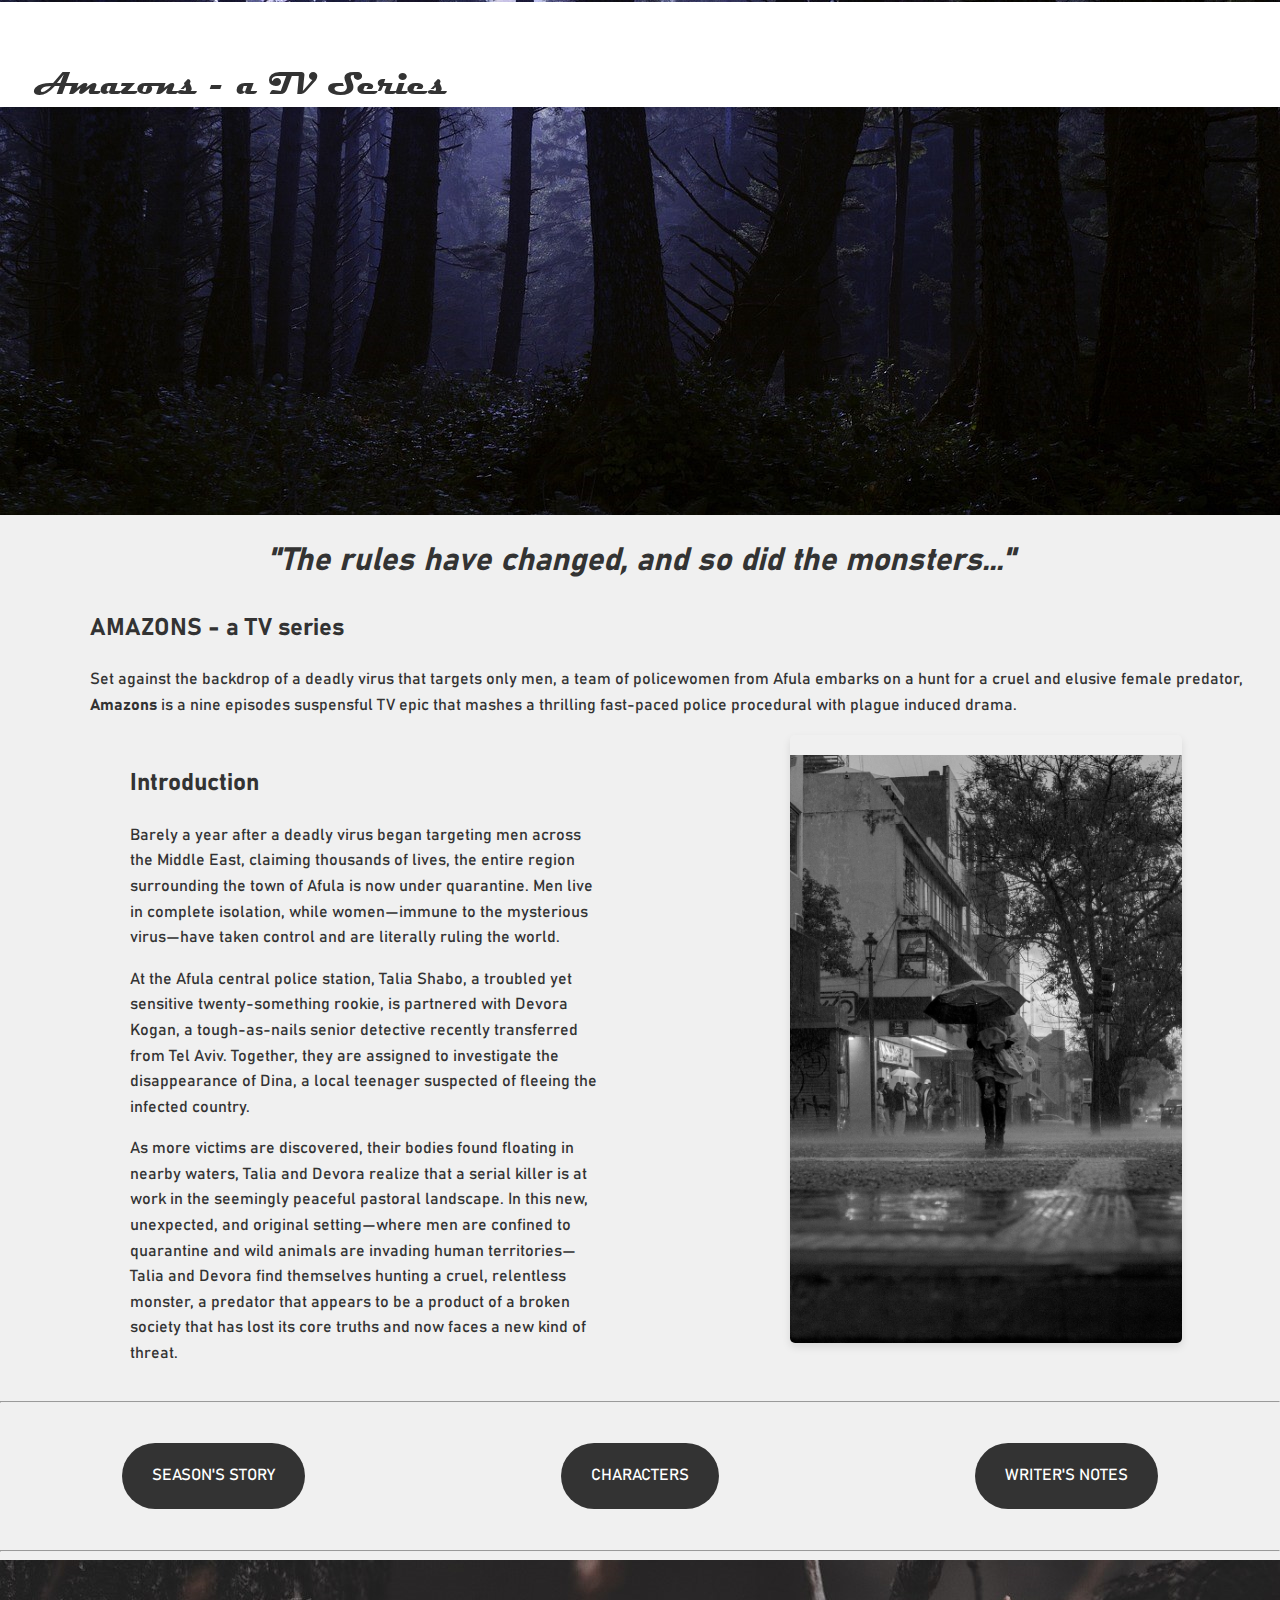
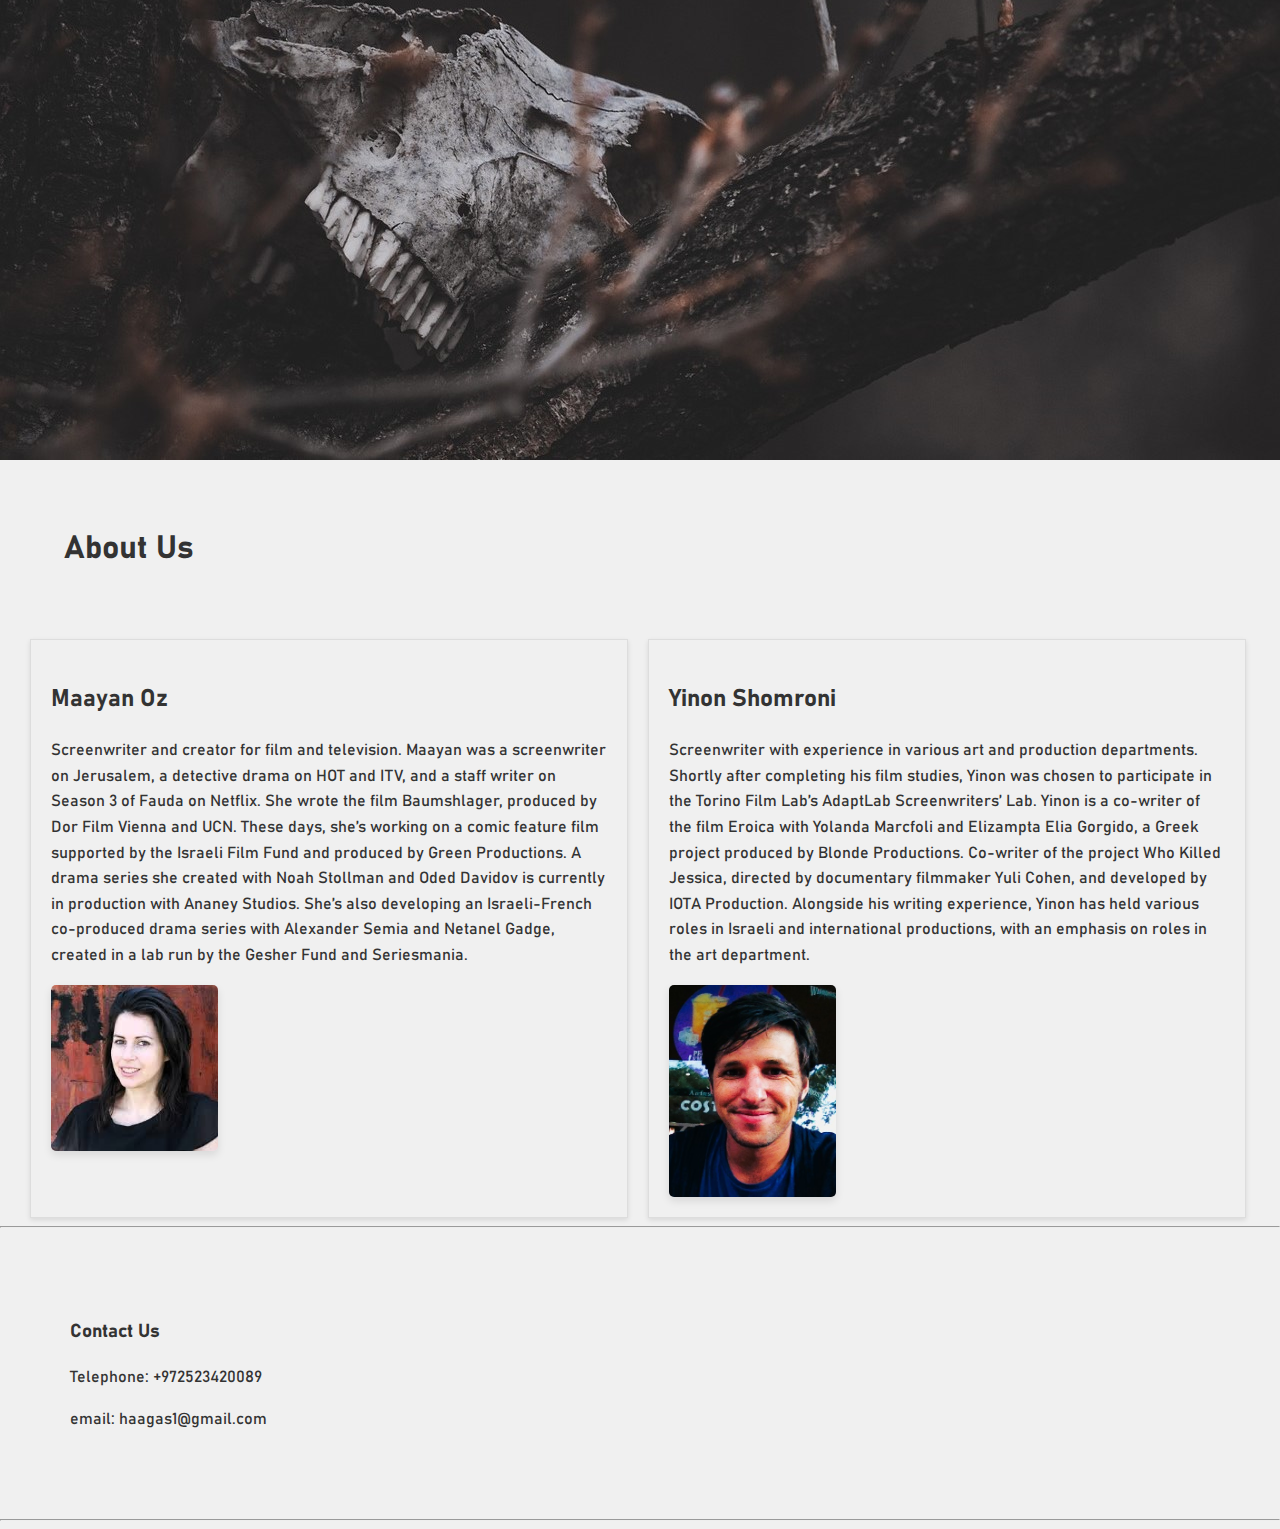
<file: index.html>
<html lang="en">
<head>
    <meta charset="UTF-8">
    <meta name="viewport" content="width=device-width, initial-scale=1.0">
    <title>AMAZONS.home</title>
    <link rel="stylesheet" href="styles.css">
</head>
<body>
    <header class="title-tab">
        <h1>  Amazons - a TV Series</h1>
    </header>

	<img src="images/forest.jpg">
		 
		<div class="rules">
			<h1><i>"The rules have changed, and so did the monsters..."</i></h1>
		</div>			
		<div class="general">
			<h2>AMAZONS - a TV series</h2>
			<p>Set against the backdrop of a deadly virus that targets only men, a team of policewomen from Afula embarks on a hunt for a cruel and elusive female predator, <b/>Amazons</b> is a nine episodes suspensful TV epic that mashes a thrilling fast-paced police procedural with plague induced drama.<p>
		</div>		
			

		<div class="introgrid-container">
			    <div class="content">
					<h2>Introduction</h2>
						<p> Barely a year after a deadly virus began targeting men across the Middle East, claiming thousands of lives, the entire region surrounding the town of Afula is now under quarantine. Men live in complete isolation, while women—immune to the mysterious virus—have taken control and are literally ruling the world.</p>
						<p> At the Afula central police station, Talia Shabo, a troubled yet sensitive twenty-something rookie, is partnered with Devora Kogan, a tough-as-nails senior detective recently transferred from Tel Aviv. Together, they are assigned to investigate the disappearance of Dina, a local teenager suspected of fleeing the infected country.</p>
						<p> As more victims are discovered, their bodies found floating in nearby waters, Talia and Devora realize that a serial killer is at work in the seemingly peaceful pastoral landscape. In this new, unexpected, and original setting—where men are confined to quarantine and wild animals are invading human territories—Talia and Devora find themselves hunting a cruel, relentless monster, a predator that appears to be a product of a broken society that has lost its core truths and now faces a new kind of threat.</p>
		</div>

			<div class="image">
			<img src="images/noir.jpg" >
			</div>
		</div>
<hr/>
<br/>
	
		<div class="banner">
		  <div class="bubble">
            <a href="story.html">SEASON'S STORY</a>
		  </div>
		  <div class="bubble">
            <a href="characters.html">CHARACTERS</a>
          </div>
          <div class="bubble">
            <a href="writers.html">WRITER'S NOTES</a>
          </div>
	</div>
<br/>
<hr/>
					<img src="images/skull.jpg">		

			<div class="about">
				<h1>About Us</h1>
			</div>
			
		<div class="grid-container">

			<div class="grid-column">
				<h2>Maayan Oz</h2>
				<p>Screenwriter and creator for film and television. Maayan was a screenwriter on Jerusalem, a detective drama on HOT and ITV, and a staff writer on Season 3 of Fauda on Netflix. She wrote the film Baumshlager, produced by Dor Film Vienna and UCN. These days, she’s working on a comic feature film supported by the Israeli Film Fund and produced by Green Productions. A drama series she created with Noah Stollman and Oded Davidov is currently in production with Ananey Studios. She’s also developing an Israeli-French co-produced drama series with Alexander Semia and Netanel Gadge, created in a lab run by the Gesher Fund and Seriesmania.</p>
				 <img src="images/maayan.jpeg" alt="Maayan Oz">	
			</div>

			<div class="grid-column">
				<h2>Yinon Shomroni</h2>
				<p>Screenwriter with experience in various  art and production departments. Shortly after completing his film studies, Yinon was chosen to participate in the Torino Film Lab’s AdaptLab Screenwriters’ Lab. Yinon is a co-writer of the film Eroica with Yolanda Marcfoli and Elizampta Elia Gorgido, a Greek project produced by Blonde Productions. Co-writer of the project Who Killed Jessica, directed by documentary filmmaker Yuli Cohen, and developed by IOTA Production. Alongside his writing experience, Yinon has held various roles in Israeli and international productions, with an emphasis on roles in the art department.</p>
				<img src="images/yinon.jpg" alt="Yinon Shomroni">
			</div>
		</div>
<hr/>
		<div class="contact">
			<h3>Contact Us</h3>
			<p>Telephone: +972523420089</p>
			<p>email: haagas1@gmail.com</p>	
		</div>			
<hr/>

</body>
</html>
</file>
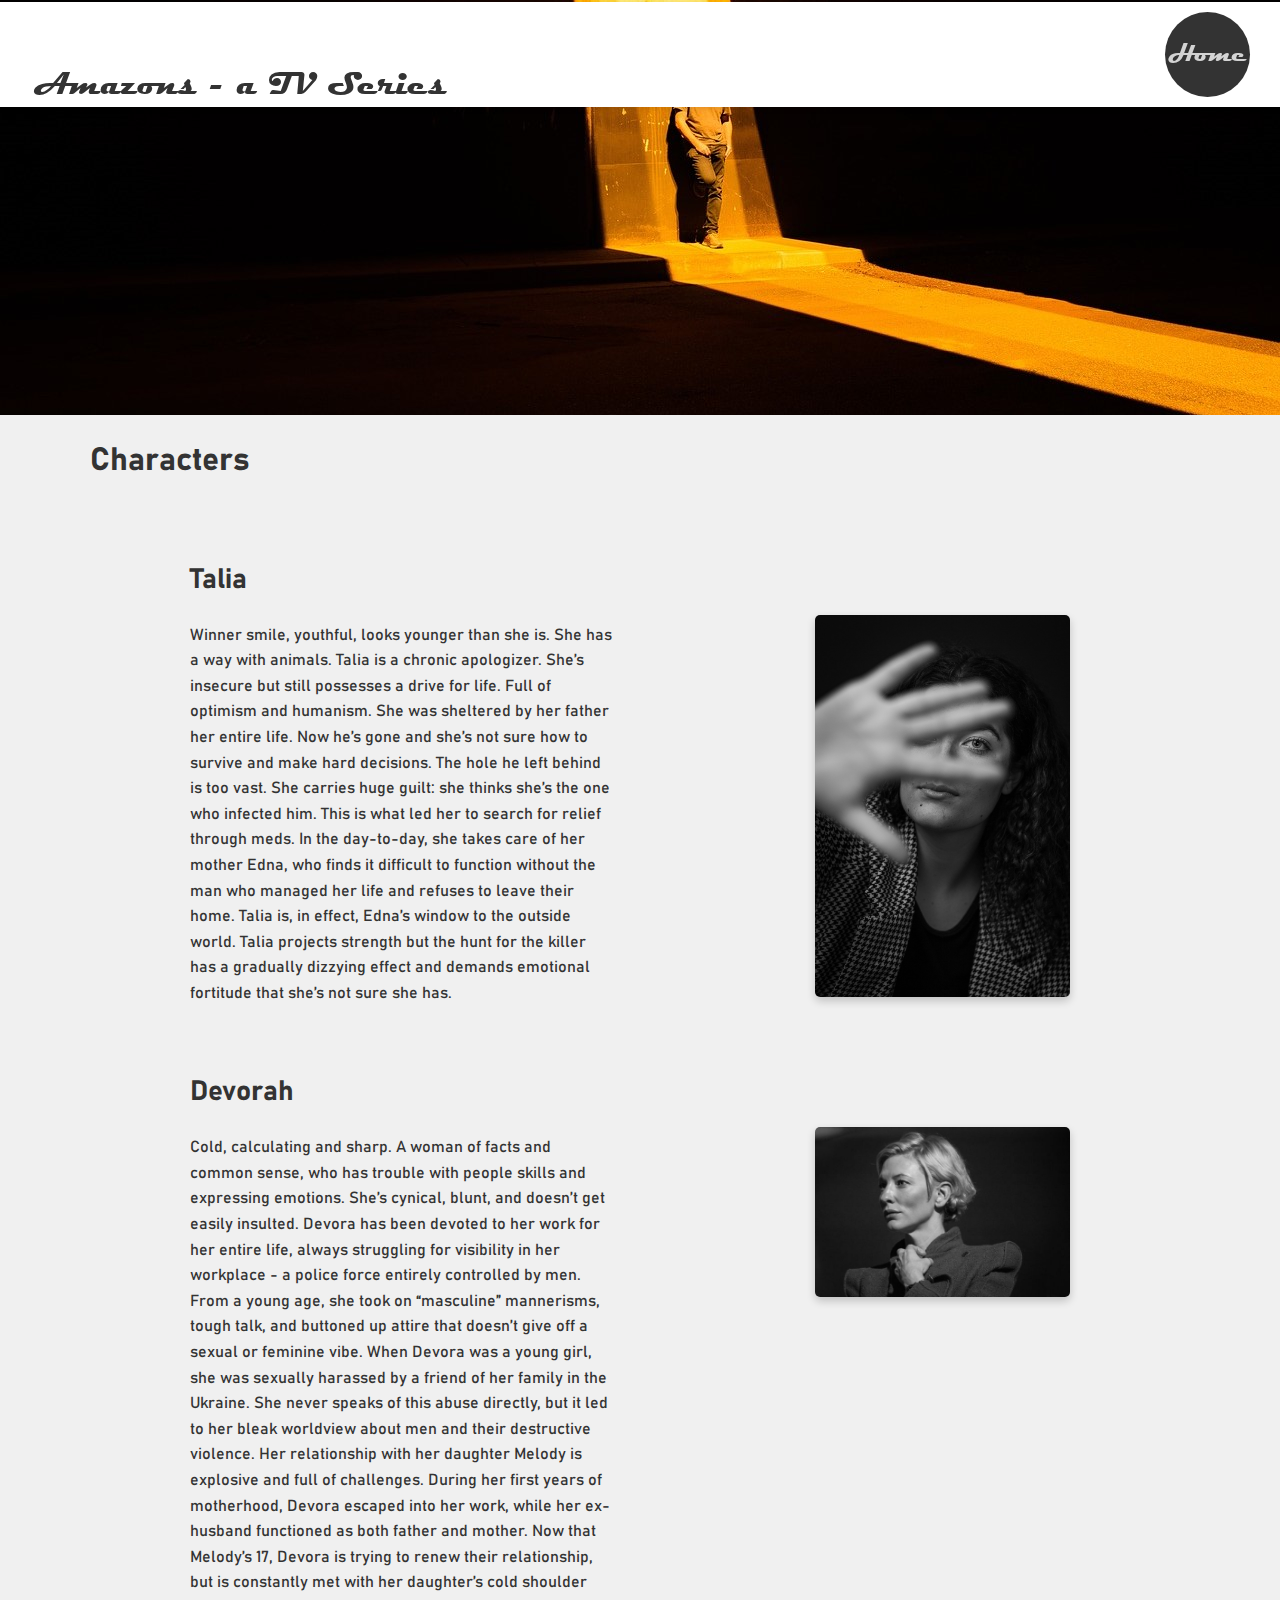
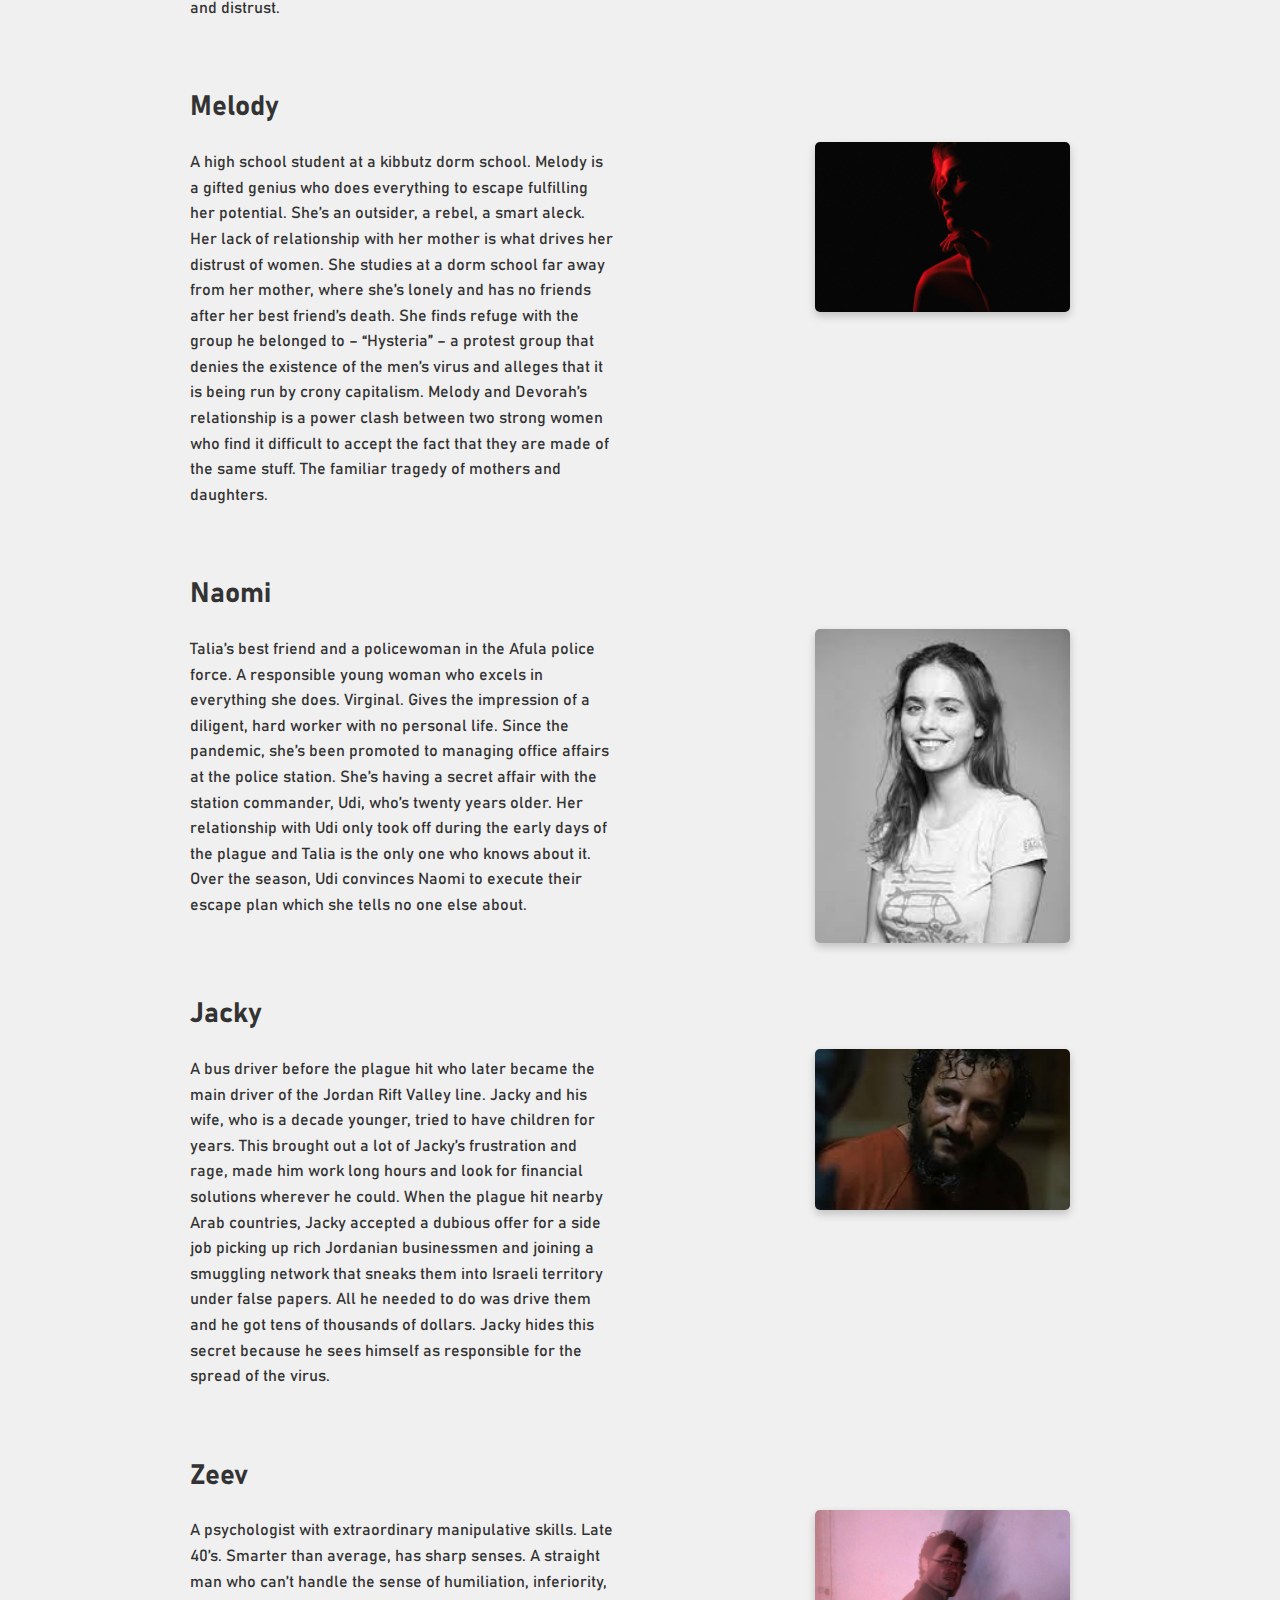
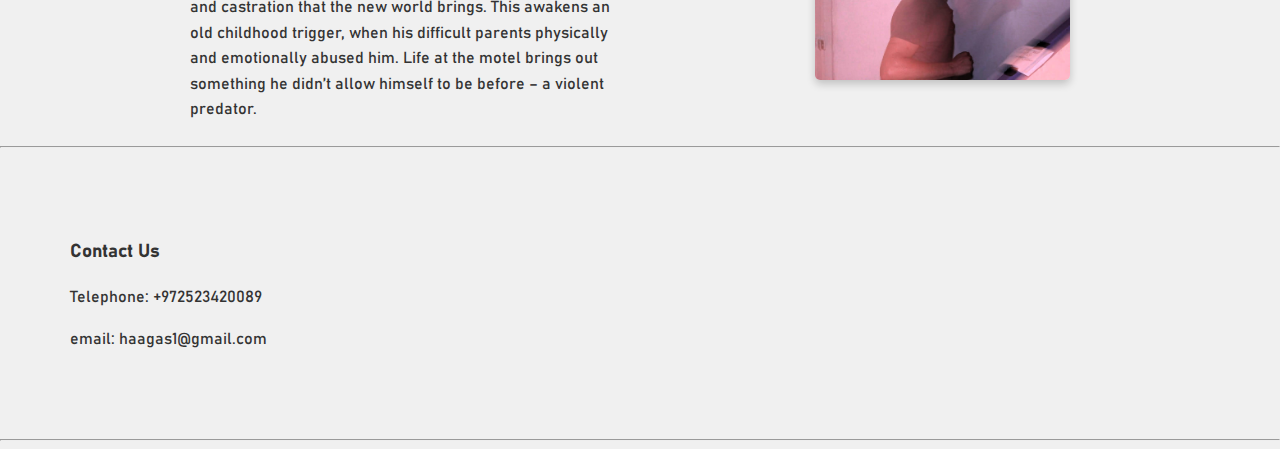
<file: characters.html>
<html lang="en">
<head>
    <meta charset="UTF-8">
    <meta name="viewport" content="width=device-width, initial-scale=1.0">
    <title>AMAZONS.Characters</title>
    <link rel="stylesheet" href="styles.css">
</head>

<body>
    <header class="title-tab">
        <h1>  Amazons - a TV Series</h1>

		<div class="home-button-container">
			<a href="index.html" class="home-button">Home</a>
		</div>
    </header>

	
	<img src="images/manbn.jpg">

				<div class="general">
					<h1>Characters</h1>
				</div>
<br/>

		<div class="crh">
			<div class="crhtext-column">
				<h2>Talia</h2>
					<p>Winner smile, youthful, looks younger than she is. She has a way with animals. Talia is a chronic apologizer. She’s insecure but still possesses a drive for life. Full of optimism and humanism. She was sheltered by her father her entire life. Now he’s gone and she’s not sure how to survive and make hard decisions. The hole he left behind is too vast. She carries huge guilt: she thinks she’s the one who infected him. This is what led her to search for relief through meds. In the day-to-day, she takes care of her mother Edna, who finds it difficult to function without the man who managed her life and refuses to leave their home. Talia is, in effect, Edna’s window to the outside world. Talia projects strength but the hunt for the killer has a gradually dizzying effect and demands emotional fortitude that she’s not sure she has.</p>
			</div>
			<div class="crhimage-strip">
				<img src="images/talia.jpg" alt="Talia">
			</div>
		</div>
<br/>
		<div class="crh">
			<div class="crhtext-column">
				<h2>Devorah</h2>
					<p>Cold, calculating and sharp. A woman of facts and common sense, who has trouble with people skills and expressing emotions. She’s cynical, blunt, and doesn’t get easily insulted. Devora has been devoted to her work for her entire life, always struggling for visibility in her workplace - a police force entirely controlled by men. From a young age, she took on “masculine” mannerisms, tough talk, and buttoned up attire that doesn’t give off a sexual or feminine vibe. When Devora was a young girl, she was sexually harassed by a friend of her family in the Ukraine. She never speaks of this abuse directly, but it led to her bleak worldview about men and their destructive violence. Her relationship with her daughter Melody is explosive and full of challenges. During her first years of motherhood, Devora escaped into her work, while her ex-husband functioned as both father and mother. Now that Melody’s 17, Devora is trying to renew their relationship, but is constantly met with her daughter’s cold shoulder and distrust.</p>
			</div>
			<div class="crhimage-strip">
				<img src="images/dvr.jpg" alt="Devorah">
			</div>
		</div>
<br/>
		<div class="crh">
			<div class="crhtext-column">
				<h2>Melody</h2>
					<p>A high school student at a kibbutz dorm school. Melody is a gifted genius who does everything to escape fulfilling her potential. She’s an outsider, a rebel, a smart aleck. Her lack of relationship with her mother is what drives her distrust of women. She studies at a dorm school far away from her mother, where she’s lonely and has no friends after her best friend’s death. She finds refuge with the group he belonged to – “Hysteria” – a protest group that denies the existence of the men’s virus and alleges that it is being run by crony capitalism. Melody and Devorah’s relationship is a power clash between two strong women who find it difficult to accept the fact that they are made of the same stuff. The familiar tragedy of mothers and daughters.</p>
			</div>
			<div class="crhimage-strip">
				<img src="images/melody.jpg" alt="Melody">
			</div>
		</div>
<br/>
		<div class="crh">
			<div class="crhtext-column">
				<h2>Naomi</h2>
					<p>Talia’s best friend and a policewoman in the Afula police force. A responsible young woman who excels in everything she does. Virginal. Gives the impression of a diligent, hard worker with no personal life. Since the pandemic, she’s been promoted to managing office affairs at the police station. She’s having a secret affair with the station commander, Udi, who’s twenty years older. Her relationship with Udi only took off during the early days of the plague and Talia is the only one who knows about it. Over the season, Udi convinces Naomi to execute their escape plan which she tells no one else about.</p>
			</div>
			<div class="crhimage-strip">
				<img src="images/naomi.jpg" alt="Naomi">
			</div>
		</div>
<br/>
		<div class="crh">
			<div class="crhtext-column">
				<h2>Jacky</h2>
					<p>A bus driver before the plague hit who later became the main driver of the Jordan Rift Valley line. Jacky and his wife, who is a decade younger, tried to have children for years. This brought out a lot of Jacky’s frustration and rage, made him work long hours and look for financial solutions wherever he could. When the plague hit nearby Arab countries, Jacky accepted a dubious offer for a side job picking up rich Jordanian businessmen and joining a smuggling network that sneaks them into Israeli territory under false papers. All he needed to do was drive them and he got tens of thousands of dollars. Jacky hides this secret because he sees himself as responsible for the spread of the virus. </p>
			</div>
			<div class="crhimage-strip">
				<img src="images/jk.jpg" alt="Jacky">
			</div>
		</div>
<br/>
		<div class="crh">
			<div class="crhtext-column">
				<h2>Zeev</h2>
					<p>A psychologist with extraordinary manipulative skills. Late 40’s. Smarter than average, has sharp senses. A straight man who can’t handle the sense of humiliation, inferiority, and castration that the new world brings. This awakens an old childhood trigger, when his difficult parents physically and emotionally abused him. Life at the motel brings out something he didn’t allow himself to be before – a violent predator.</p>
			</div>
			<div class="crhimage-strip">
				<img src="images/zv.jpeg" alt="Zeev">
			</div>
		</div>
<hr/>
		<div class="contact">
			<h3>Contact Us</h3>
			<p>Telephone: +972523420089</p>
			<p>email: haagas1@gmail.com</p>	
		</div>			
<hr/>

</body>
</html>
</file>
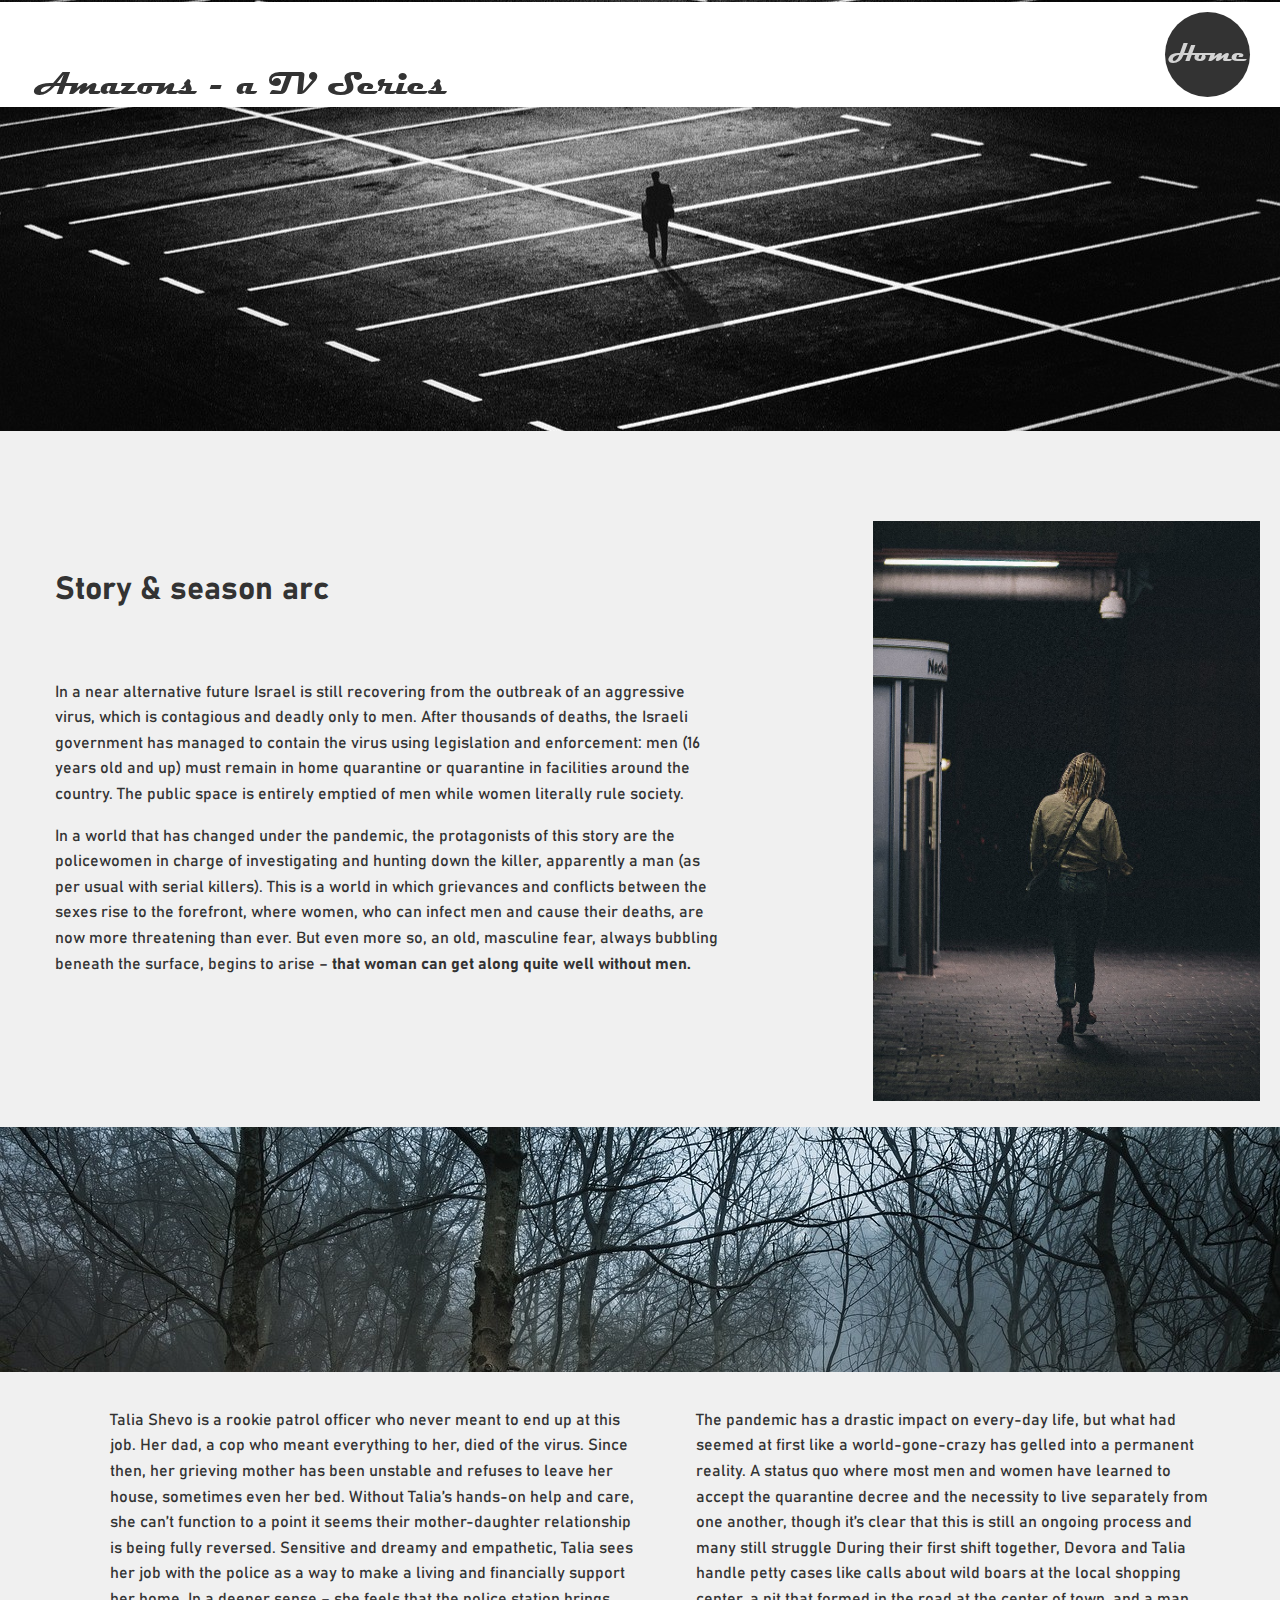
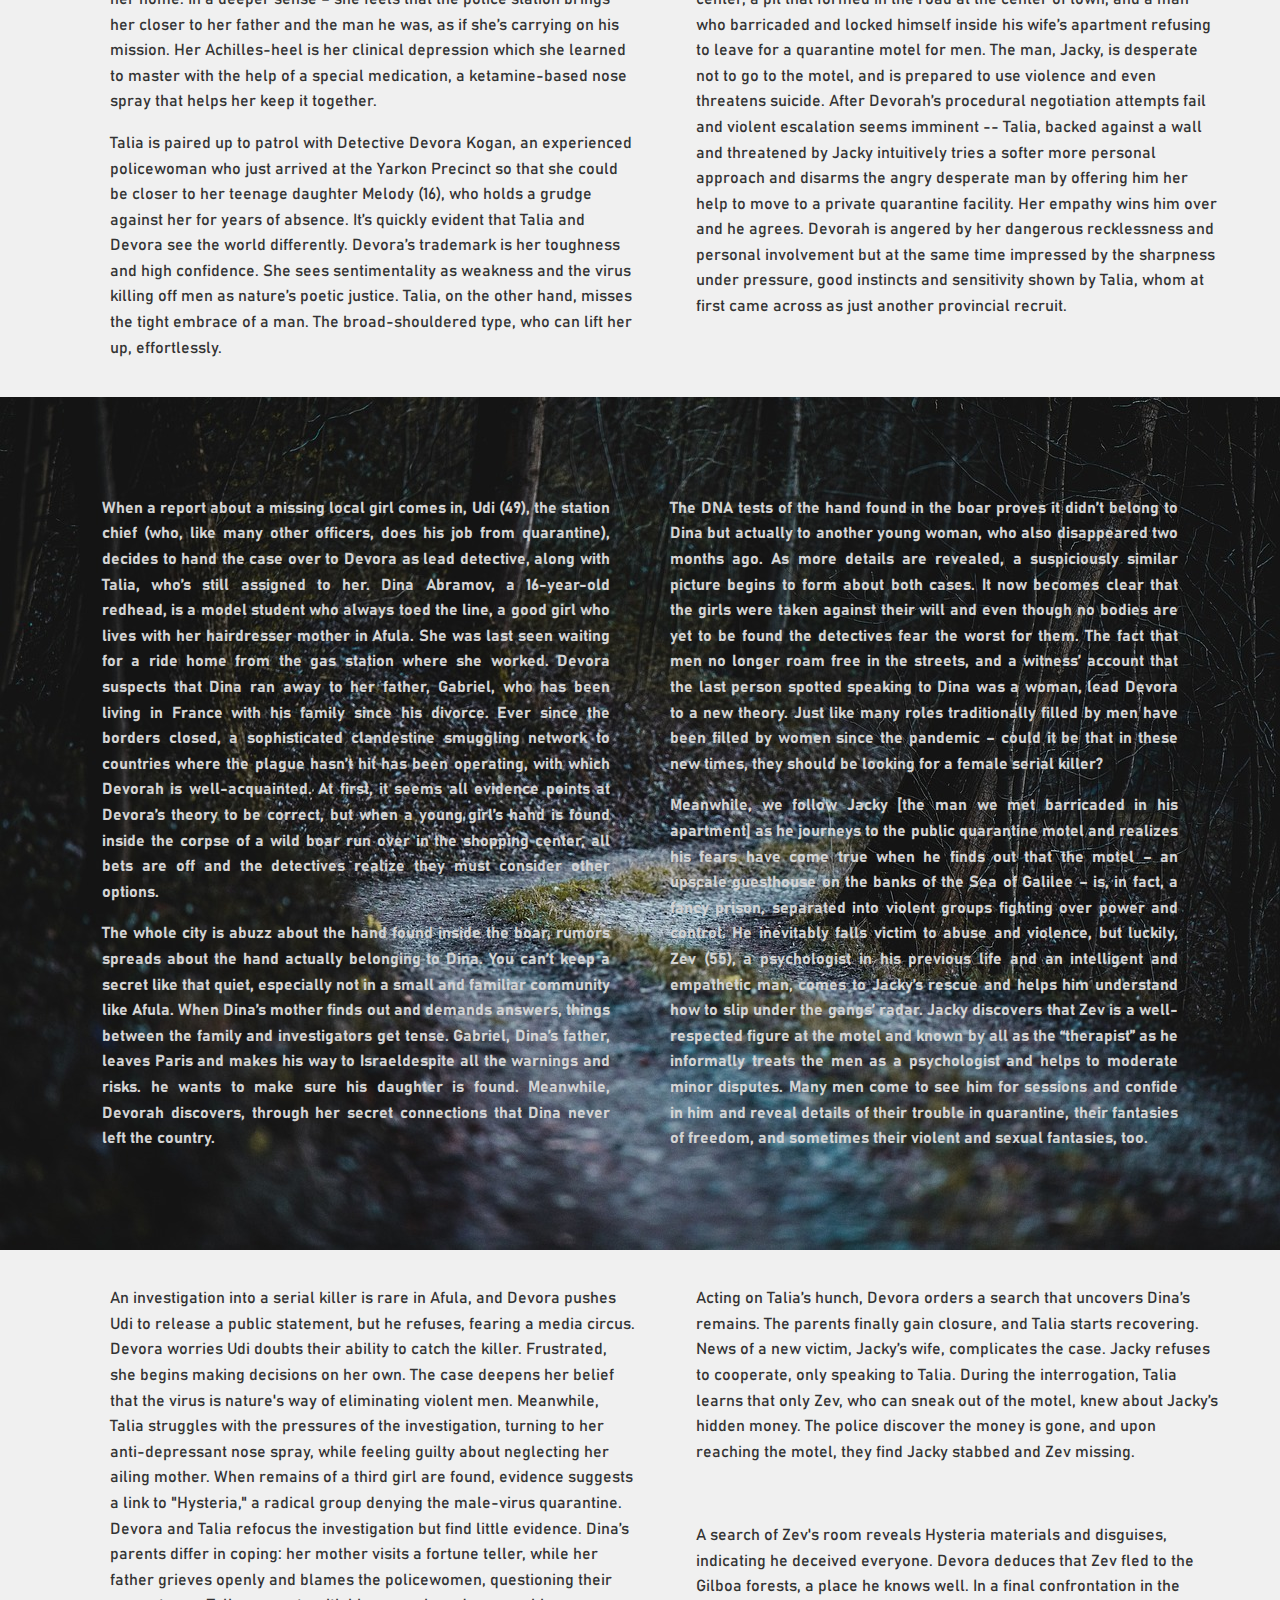
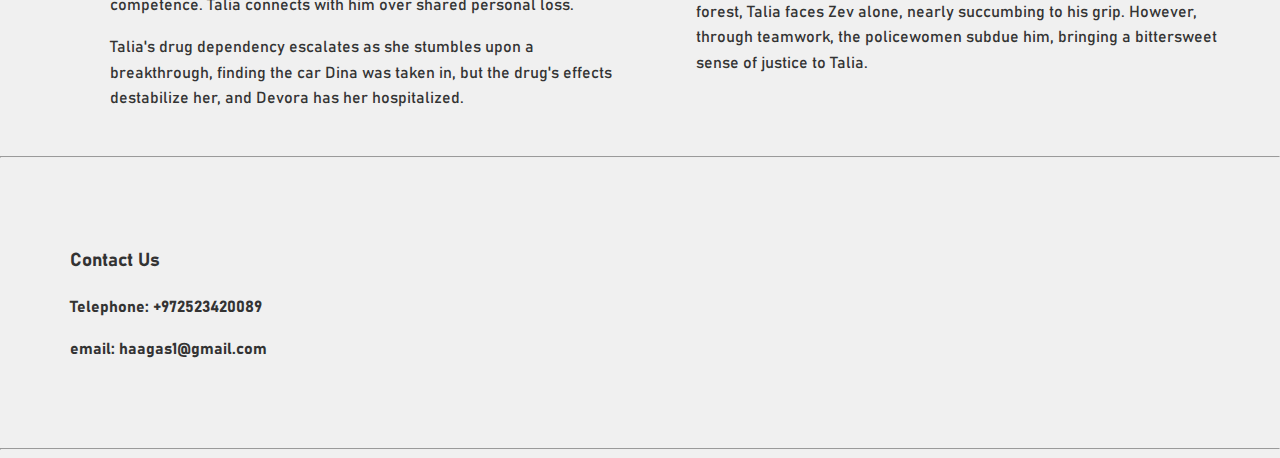
<file: story.html>
<html lang="en">
<head>
    <meta charset="UTF-8">
    <meta name="viewport" content="width=device-width, initial-scale=1.0">
    <title>AMAZONS.Story</title>
    <link rel="stylesheet" href="styles.css">
</head>
<body>
    <header class="title-tab">
        <h1>  Amazons - a TV Series</h1>

		<div class="home-button-container">
			<a href="index.html" class="home-button">Home</a>
		</div>
    </header>

	<img src="images/story/park.jpg">

		
		<div class="storygrid-container">
			    <div class="stcontent">
					<h1>Story & season arc</h1>
					<br/>
						<p>In a near alternative future Israel is still recovering from the outbreak of an aggressive virus, which is contagious and deadly only to men. After thousands of deaths, the Israeli government has managed to contain the virus using legislation and enforcement: men (16 years old and up) must remain in home quarantine or quarantine in facilities around the country. The public space is entirely emptied of men while women literally rule society.</p>
						<p>In a world that has changed under the pandemic, the protagonists of this story are the policewomen in charge of investigating and hunting down the killer, apparently a man (as per usual with serial killers). This is a world in which grievances and conflicts between the sexes rise to the forefront, where women, who can infect men and cause their deaths, are now more threatening than ever. But even more so, an old, masculine fear, always bubbling beneath the surface, begins to arise – <b/>that woman can get along quite well without men.<b/></p>
				</div>

			<div class="image">
					<img src="images/story/woman1.jpg" >
			</div>		
		</div>
<br/>

	<img src="images/fogbanner.jpg">

		<div class="sttgrid">
			<div class="sttcolumn">				
				<p>Talia Shevo is a rookie patrol officer who never meant to end up at this job. Her dad, a cop who meant everything to her, died of the virus. Since then, her grieving mother has been unstable and refuses to leave her house,  sometimes even her bed. Without Talia’s hands-on help and care, she can’t function to a point it seems their mother-daughter relationship is being fully reversed. Sensitive and dreamy and empathetic, Talia sees her job with the police as a way to make a living and financially support her home.  In a deeper sense – she feels that the police station brings her closer to her father and the man he was, as if she’s carrying on his mission. Her Achilles-heel is her clinical depression which she learned to master with the help of a special medication, a ketamine-based nose spray that helps her keep it together.</p>
				<p>Talia is paired up to patrol with Detective Devora Kogan, an experienced policewoman who just arrived at the Yarkon Precinct so that she could be closer to her teenage daughter Melody (16), who holds a grudge against her for years of absence. It’s quickly evident that Talia and Devora see the world differently. Devora’s trademark is her toughness and high confidence.  She sees sentimentality as weakness and the virus killing off men as nature’s poetic justice. Talia, on the other hand, misses the tight embrace of a man. The broad-shouldered type, who can lift her up, effortlessly.</p>
			</div>

			<div class="sttcolumn">
				<p>The pandemic has a drastic impact on every-day life, but what had seemed at first like a world-gone-crazy has gelled into a permanent reality. A status quo where most men and women have learned to accept the  quarantine decree and the necessity to live separately from one another, though it’s clear that this is still an ongoing process and many still struggle During their first shift together, Devora and Talia handle petty cases like calls about wild boars at the local shopping center, a pit that formed in the road at the center of town, and a man who barricaded and locked himself inside his wife’s apartment refusing to leave for a quarantine motel for men. The man, Jacky, is desperate not to go to the motel, and is prepared to use violence and even threatens suicide. After Devorah’s procedural negotiation attempts fail and violent escalation seems imminent -- Talia, backed against a wall and threatened by Jacky intuitively tries a softer more personal approach and disarms the angry desperate man by offering him her help to move to a private quarantine facility. Her empathy wins him over and he agrees. Devorah is angered by her dangerous recklessness and personal involvement but at the same time impressed by the sharpness under pressure, good instincts and sensitivity shown by Talia, whom at first came across as just another provincial recruit.</p>
			</div>
		</div>

			
		<div class="stimage-container">
				<img src="images/story/forest2.jpg"  class="background-image">
				
				<div class="ovgrid">
					 <div class="ovtext-columns">	
							<div class="ovcolumn">				
								<p>When a report about a missing local girl comes in, Udi (49), the station chief (who, like many other officers, does his job from quarantine), decides to hand the case over to Devora as lead detective, along with Talia, who’s still assigned to her. Dina Abramov, a 16-year-old redhead, is a model student who always toed the line, a good girl who lives with her hairdresser mother in Afula. She was last seen waiting for a ride home from the gas station where she worked. Devora suspects that Dina ran away to her father, Gabriel, who has been living in France with his family since his divorce. Ever since the borders closed, a sophisticated clandestine smuggling network to countries where the plague hasn’t hit has been operating, with which Devorah is well-acquainted. At first, it seems all evidence points at Devora’s theory to be correct, but when a young girl’s hand is found inside the corpse of a wild boar run over in the shopping center, all bets are off and the detectives realize they must consider other options.</p>	
								<p>The whole city is abuzz about the hand found inside the boar, rumors spreads about the hand actually belonging to Dina. You can’t keep a secret like that quiet, especially not in a small and familiar community like Afula. When Dina’s mother finds out and demands answers, things between the family and investigators get tense. Gabriel, Dina’s father, leaves Paris and makes his way to Israeldespite all the warnings and risks. he wants to make sure his daughter is found. Meanwhile, Devorah discovers, through her secret connections that Dina never left the country.</p>
							</div>

							<div class="ovcolumn">
								<p> The DNA tests of the hand found in the boar proves it didn’t belong to Dina but actually to another young woman, who also disappeared two months ago. As more details are revealed, a suspiciously similar picture begins to form about both cases. It now becomes clear that the girls were taken against their will and even though no bodies are yet to be found the detectives fear the worst for them.  The fact that men no longer roam free in the streets, and a witness’ account that the last person spotted speaking to Dina was a woman, lead Devora to a new theory. Just like many roles traditionally filled by men have been filled by women since the pandemic – could it be that in these new times, they should be looking for a female serial killer?</p>
								<p>Meanwhile, we follow Jacky [the man we met barricaded in his apartment] as he journeys to the public quarantine motel and realizes his fears have come true when he finds out that the motel – an upscale guesthouse on the banks of the Sea of Galilee – is, in fact, a fancy prison, separated into violent groups fighting over power and control. He inevitably falls victim to abuse and violence, but luckily, Zev (55), a psychologist in his previous life and an intelligent and empathetic man, comes to Jacky’s rescue and helps him understand how to slip under the gangs’ radar. Jacky discovers that Zev is a well-respected figure at the motel and known by all as the “therapist” as he informally treats the men as a psychologist and helps to moderate minor disputes. Many men come to see him for sessions and confide in him and reveal  details of their trouble in quarantine, their fantasies of freedom, and sometimes their violent and sexual fantasies, too.</p>
							</div>
					</div>
				</div>
		</div>
		
		<div class="sttgrid">

			<div class="sttcolumn">				
				<p>An investigation into a serial killer is rare in Afula, and Devora pushes Udi to release a public statement, but he refuses, fearing a media circus. Devora worries Udi doubts their ability to catch the killer. Frustrated, she begins making decisions on her own. The case deepens her belief that the virus is nature's way of eliminating violent men. Meanwhile, Talia struggles with the pressures of the investigation, turning to her anti-depressant nose spray, while feeling guilty about neglecting her ailing mother. When remains of a third girl are found, evidence suggests a link to "Hysteria," a radical group denying the male-virus quarantine. Devora and Talia refocus the investigation but find little evidence. Dina’s parents differ in coping: her mother visits a fortune teller, while her father grieves openly and blames the policewomen, questioning their competence. Talia connects with him over shared personal loss.</p>
				<p>Talia's drug dependency escalates as she stumbles upon a breakthrough, finding the car Dina was taken in, but the drug's effects destabilize her, and Devora has her hospitalized.</p>
			</div>

			<div class="sttcolumn">
				<p>Acting on Talia’s hunch, Devora orders a search that uncovers Dina’s remains. The parents finally gain closure, and Talia starts recovering. News of a new victim, Jacky’s wife, complicates the case. Jacky refuses to cooperate, only speaking to Talia. During the interrogation, Talia learns that only Zev, who can sneak out of the motel, knew about Jacky’s hidden money. The police discover the money is gone, and upon reaching the motel, they find Jacky stabbed and Zev missing.</p>		
				<br/>
				<p>A search of Zev's room reveals Hysteria materials and disguises, indicating he deceived everyone. Devora deduces that Zev fled to the Gilboa forests, a place he knows well. In a final confrontation in the forest, Talia faces Zev alone, nearly succumbing to his grip. However, through teamwork, the policewomen subdue him, bringing a bittersweet sense of justice to Talia.</p>
			</div>
		</div>
<hr/>
		<div class="contact">
			<h3>Contact Us</h3>
			<p>Telephone: +972523420089</p>
			<p>email: haagas1@gmail.com</p>	
		</div>			
<hr/>





</body>
</html>
</file>
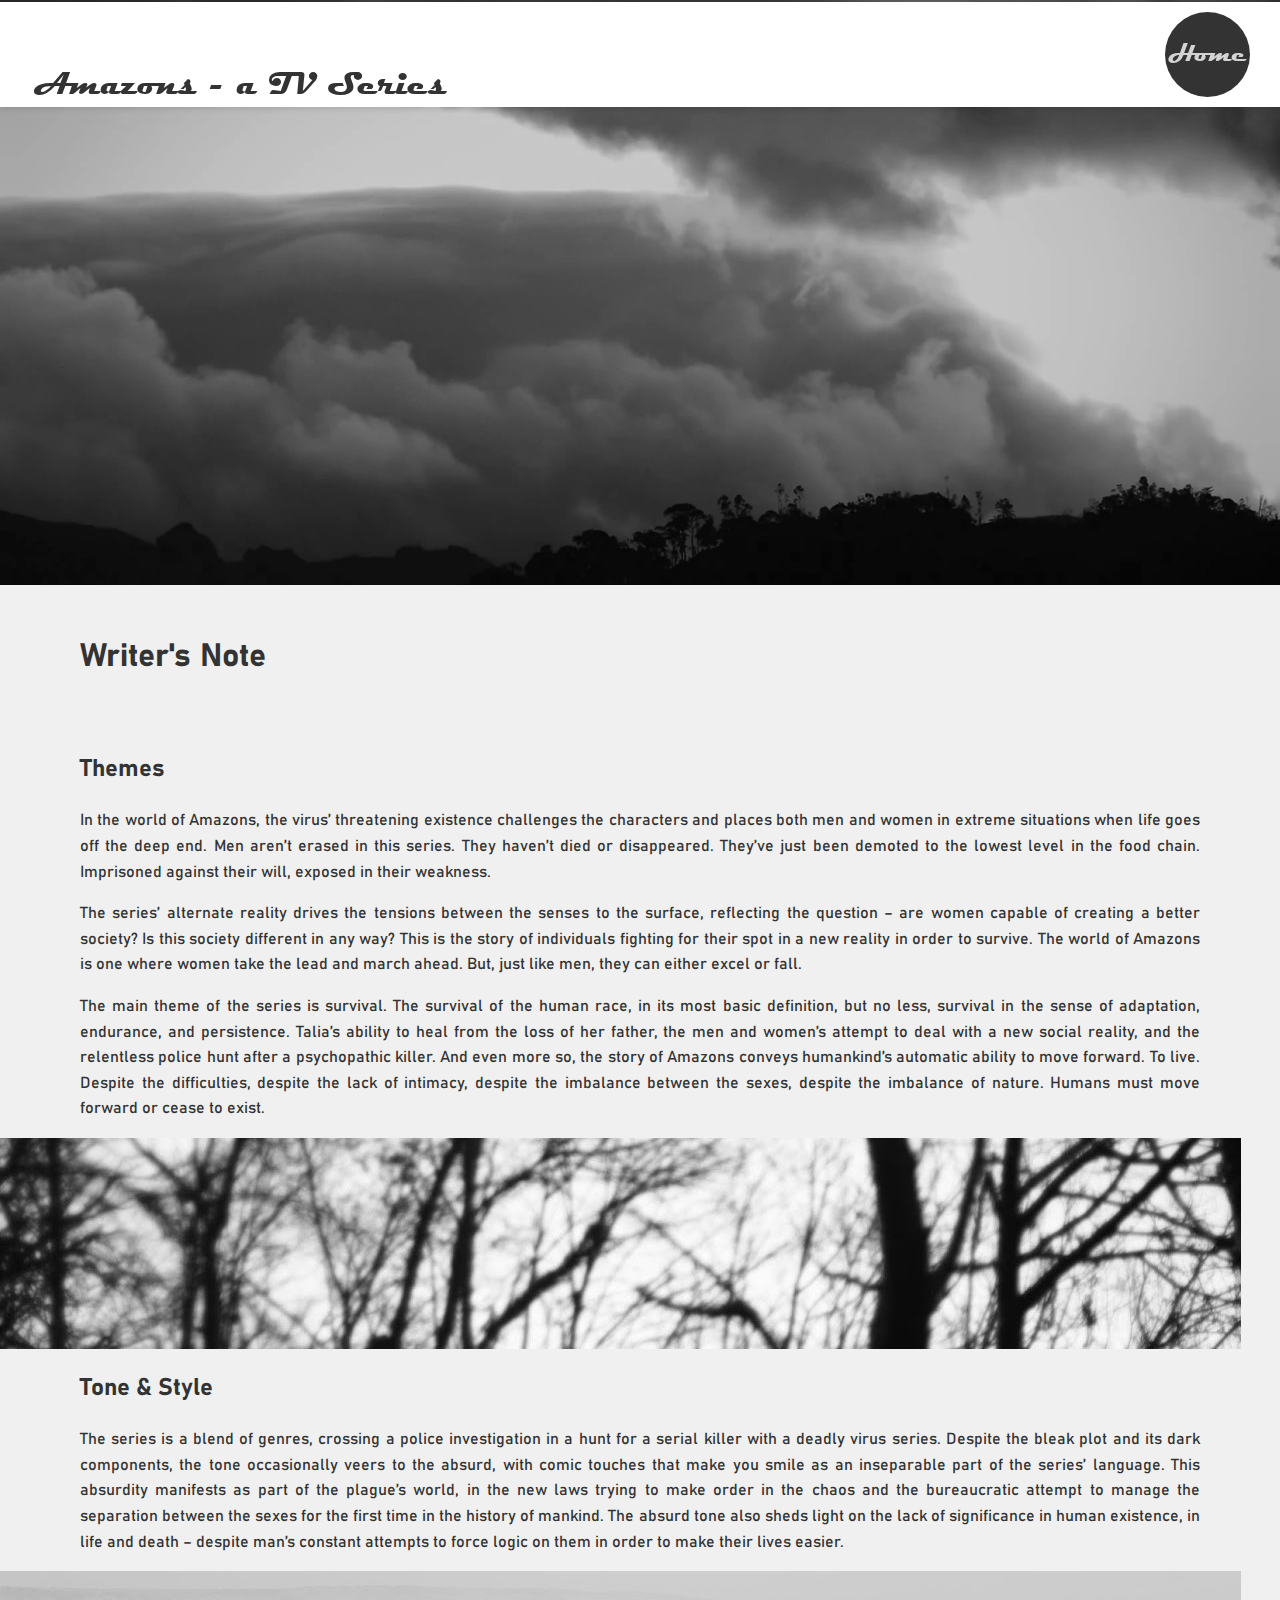
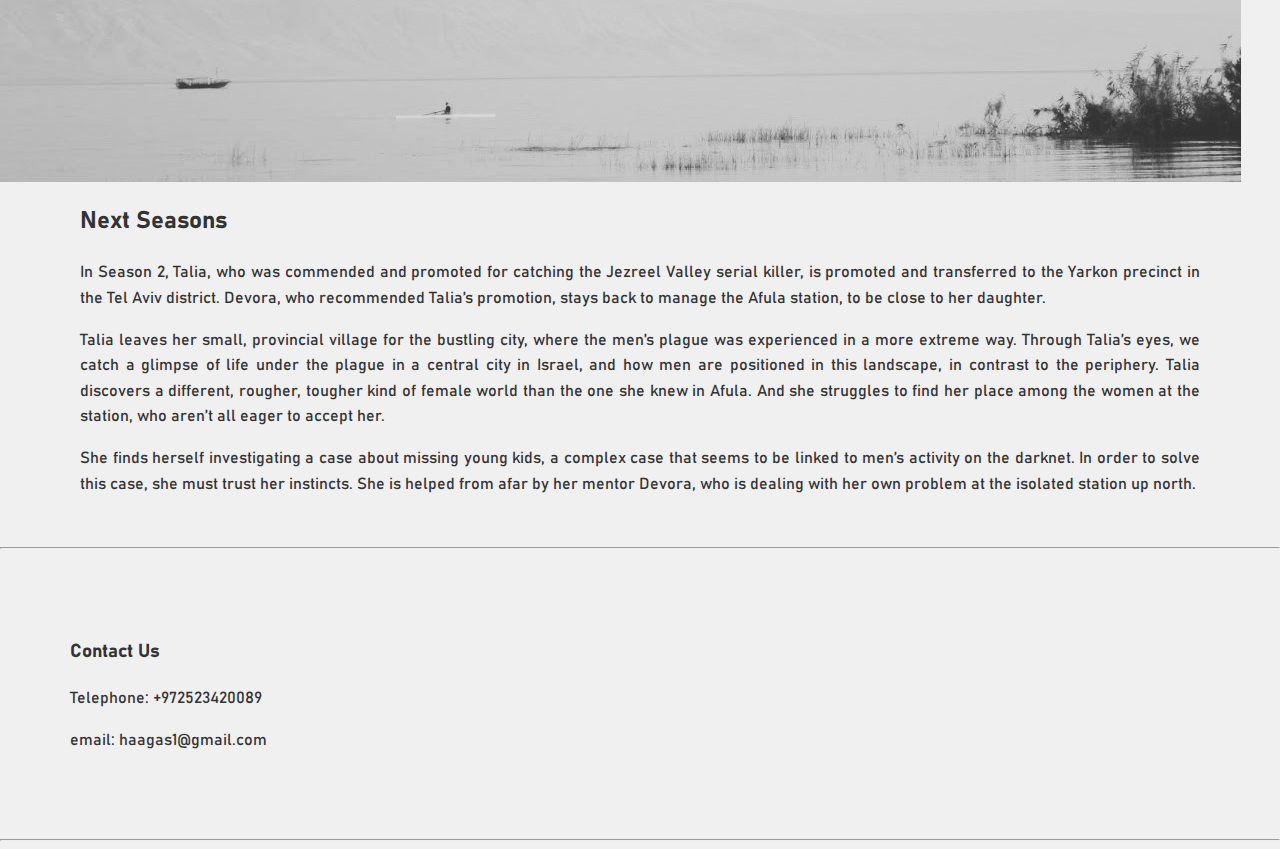
<file: writers.html>
<html lang="en">
<head>
    <meta charset="UTF-8">
    <meta name="viewport" content="width=device-width, initial-scale=1.0">
    <title>AMAZONS.Writer's Note</title>
    <link rel="stylesheet" href="styles.css">
	 <style>
        .video-1 {
            width: 100%; 
            height: 65vh; 
            object-fit: cover; 
        }

		.video-2 {
            width: 100%
        }
    </style>
	<style>
		 .generalnotes {
            text-align: justify;
            margin-left: 80px;
            margin-right: 80px;
        }

	</style>
	 
</head>

<body>
    <header class="title-tab">
        <h1>  Amazons - a TV Series</h1>

		<div class="home-button-container">
			<a href="index.html" class="home-button">Home</a>
		</div>
    </header>

				<video class="video-1" autoplay loop muted>
					<source src="images/cloud.mp4" type="video/mp4">	
				</video>
<br/>
<br/>				
			<div class="generalnotes">
					<h1>Writer's Note</h1>
			</div>
			
<br/>
			<div class="generalnotes">
				<h2>Themes</h2>
					<p>In the world of Amazons, the virus’ threatening existence challenges the characters and places both men and women in extreme situations when life goes off the deep end. Men aren’t erased in this series. They haven’t died or disappeared. They’ve just been demoted to the lowest level in the food chain. Imprisoned against their will, exposed in their weakness.</p>
					<p>The series’ alternate reality drives the tensions between the senses to the surface, reflecting the question – are women capable of creating a better society? Is this society different in any way? This is the story of individuals fighting for their spot in a new reality in order to survive. The world of Amazons is one where women take the lead and march ahead. But, just like men, they can either excel or fall.</p>
					<p>The main theme of the series is survival. The survival of the human race, in its most basic definition, but no less, survival in the sense of adaptation, endurance, and persistence. Talia’s ability to heal from the loss of her father, the men and women’s attempt to deal with a new social reality, and the relentless police hunt after a psychopathic killer. And even more so, the story of Amazons conveys humankind’s automatic ability to move forward. To live. Despite the difficulties, despite the lack of intimacy, despite the imbalance between the sexes, despite the imbalance of nature. Humans must move forward or cease to exist.</p>

			</div>
		
	<img src="images/bwtree-1.jpeg">

<br/>


		<div class="generalnotes">
			<h2>Tone & Style</h2>
			<p>The series is a blend of genres, crossing a police investigation in a hunt for a serial killer with a deadly virus series. Despite the bleak plot and its dark components, the tone occasionally veers to the absurd, with comic touches that make you smile as an inseparable part of the series’ language. This absurdity manifests as part of the plague’s world, in the new laws trying to make order in the chaos and the bureaucratic attempt to manage the separation between the sexes for the first time in the history of mankind. The absurd tone also sheds light on the lack of significance in human existence, in life and death – despite man’s constant attempts to force logic on them in order to make their lives easier.</p>
		</div>
			<img src="images/lake.jpeg">
<br/>
		<div class="generalnotes">
			<h2>Next Seasons</h2>
			<p>In Season 2, Talia, who was commended and promoted for catching the Jezreel Valley serial killer, is promoted and transferred to the Yarkon precinct in the Tel Aviv district. Devora, who recommended Talia’s promotion, stays back to manage the Afula station, to be close to her daughter.</p>
			<p>Talia leaves her small, provincial village for the bustling city, where the men’s plague was experienced in a more extreme way. Through Talia’s eyes, we catch a glimpse of life under the plague in a central city in Israel, and how men are positioned in this landscape, in contrast to the periphery. Talia discovers a different, rougher, tougher kind of female world than the one she knew in Afula. And she struggles to find her place among the women at the station, who aren’t all eager to accept her.</p>
			<p>She finds herself investigating a case about missing young kids, a complex case that seems to be linked to men’s activity on the darknet. In order to solve this case, she must trust her instincts.  She is helped from afar by her mentor Devora, who is dealing with her own problem at the isolated station up north.</p>
		</div>
<br/>
<hr/>
		<div class="contact">
			<h3>Contact Us</h3>
			<p>Telephone: +972523420089</p>
			<p>email: haagas1@gmail.com</p>	
		</div>			
<hr/>





</body>
</html>
</file>
<file: styles.css>
@font-face {
    font-family: 'Magnetob';
    src: url('fonts/magnetob.ttf') format('truetype');
}

@font-face {
    font-family: 'bahnschrift';
    src: url('fonts/bahnschrift.ttf') format('truetype');
}


.title-tab {
    position: fixed;  
    top: 2px;           
    width: 100%; 
	height: 35px;	
    background-color: white;  
    color: #333; 
	align-items: top;	
    text-align: left;
    padding: 35px;    
    font-family: 'Magnetob', sans-serif;
    z-index: 1000;    
    box-shadow: 0 2px 5px rgba(0, 0, 0, 0.1); 
}

.home-button-container {
    position: absolute;
	top: 10px;
	right: 100px;

}

.home-button {
    display: inline-block;
    text-align: center;
    text-decoration: none;
    background-color: #333; 
    color: #d3d3d3; 
    font-size: 1.5em; 
    width: 85px;
    height: 85px;
    line-height: 85px; 
    border-radius: 50%; 
    transition: background-color 0.3s ease, color 0.3s ease; 
}

.home-button:hover {
    background-color: #d3d3d3; 
    color: #333; 
}


body {
    font-family: 'bahnschrift', sans-serif;
    background-color: #f0f0f0;
    color: #333;
	text-align: left;
    line-height: 1.6;
	margin: 0;
    padding: 0;
    overflow-x: hidden;	
	width: 100%;
	
}


.introgrid-container {
    display: grid;                   
    grid-template-columns: 1fr 1fr; 
    gap: 180px;     
	margin-left:120px;				
}

.introgrid-container .image img {
    width: 80%;                     
    height: auto;                    
	padding-top: 20px;
	align-items:right
	margin-right:90px;
	border-radius: 5px;
	box-shadow: 0px 4px 8px rgba(0, 0, 0, 0.1);
	
}

.rules {
	max-width: 100%; 
	text-align: center;

}

.general {
	max-width: 100%; 
    margin-left: 90px; 
	text-align: left;
	padding-top:0px;

}
		
.content {
    padding-top: 10px;
	max-width: 600px; 
    margin: 0; 
	text-align: left;
    padding: 10px;
	padding-bottom: 10px;
}


.banner {
    width: 100%;
    height: 80px;
    display: flex;
	font-family: 'bahnschrift', sans-serif;
    align-items: center;    
    justify-content: space-around;  

}

.bubble {
    flex: 1;  
    text-align: center;
	font-family: 'bahnschrift', sans-serif; 
	color: white;
	
}

.bubble a {
    display: inline-block;
    padding: 20px 30px;   
	font-family: 'bahnschrift', sans-serif;
	background-color:#333;
    color: white;
    text-decoration: none;
    border-radius: 70px;
    transition: background-color 0.3s, color 0.3s;   
}

.bubble a:hover {
    background-color: white;  
	font-family: 'bahnschrift', sans-serif;
    color: #333333;  
}

.about {
    padding-top: 0px; 
    margin: 5%; 
	text-align: justify;
    padding: 0px;
	padding-bottom: 0px;
}

		
.contact {
    padding-top: 10px;
	max-width: 600px; 
    margin: 60px; 
	text-align: left;
    padding: 10px;
	padding-bottom: 10px;
}

.grid-container {
    display: grid;  
	margin-left:30px;
    grid-template-columns: 1fr 1fr;     
    gap: 20px;                          
    width: 95%;         
	

}

.grid-column {
    padding: 20px;
	align-items: justify;
    background-color: #f0f0f0;
    border: 1px solid #ddd;
    box-shadow: 0px 2px 5px rgba(0, 0, 0, 0.1);
}

.grid-column img {
    width: 30%;                   
    height: auto;                  
    display: block;                
    margin-top: 10px; 
	border-radius: 5px;
	box-shadow: 0px 4px 8px rgba(0, 0, 0, 0.1);
}

@media (max-width: 768px) {
    .grid-container {
        grid-template-columns: 1fr;     
    }
}

.storygrid-container {
    display: grid;                   
    grid-template-columns: 2fr 1fr; 
    gap: 100px;     
	margin-right: 20px;				
}

.storygrid-container .image img {
    width: 100%;                     
    height: auto;                    
	padding-top: 90px;
	align-items:right
	margin-right: 90px;
	align-self: center;
	
}

.stcontent {
    top: 200px;
	max-width: 1000px; 
    margin: 40px; 
	text-align: left;
    padding: 15px;
	padding-bottom: 10px;
	align-self: center;
}


.sttgrid {
	display: grid;  
	margin-left:90px;
    grid-template-columns: 1fr 1fr;     
    gap: 20px;                          
    width: 90%;      
	align-items: start;
    
}

.sttcolumn {
	padding: 20px;
	align-items: justify;
	font-weight:normal;
    
}

@media (max-width: 768px) {
    .grid-container {
        grid-template-columns: 1fr;
    }
}


.genaralnotes1 {
	max-width: 70%; 
    margin-left: 70px; 
	text-align: left;
	padding-top: 0px;

}


.stimage-container {
    position: relative;
    width: 100%;
    margin: 0 auto; 
}

.background-image {
    width: 100%;
    height: auto;
    display: block;
 
}
.ovgrid {
    position: absolute;
    top: 0;
    left: 0;
    width: 100%;
    height: 100%;
    display: flex;
    justify-content: center;
    align-items: center;
    padding: 20px;
    box-sizing: border-box;
}

.ovtext-columns {
    display: grid;
    grid-template-columns: 1fr 1fr; 
    gap: 20px; 
    width: 90%; 
}


.ovcolumn {
    color: lightgray; 
    text-align: justify; 
    padding: 20px;

}


.crh {
    display: flex;
    align-items: top-center; 
    justify-content: space-between; 
    margin-left: 50px;
	gap: 200px;
    width: 100%;
    max-width: 1200px; 
    margin: 0 auto; 
}

.crhtext-column {
    width: 50%; 
	margin-left:150px;
    text-align: left; 
}

.crhtext-column h2 {
    margin-bottom: 20px; 
    font-size: 28px;
}

.crhtext-column p {
    margin-bottom: 15px; 
    font-size: 16px;
    line-height: 1.6; 
}

.crhimage-strip {
    width: 45%; 
	margin-top:80px;
}

.crhimage-strip img {
    width: 60%; 
    height: auto; 
    border-radius: 5px; 
    box-shadow: 0px 4px 8px rgba(0, 0, 0, 0.2); 
}

    .crhtext-column, .crhimage-strip {
        width: 100%; 
    }

    .text-column {
        margin-bottom: 20px; 
    }
</file>
